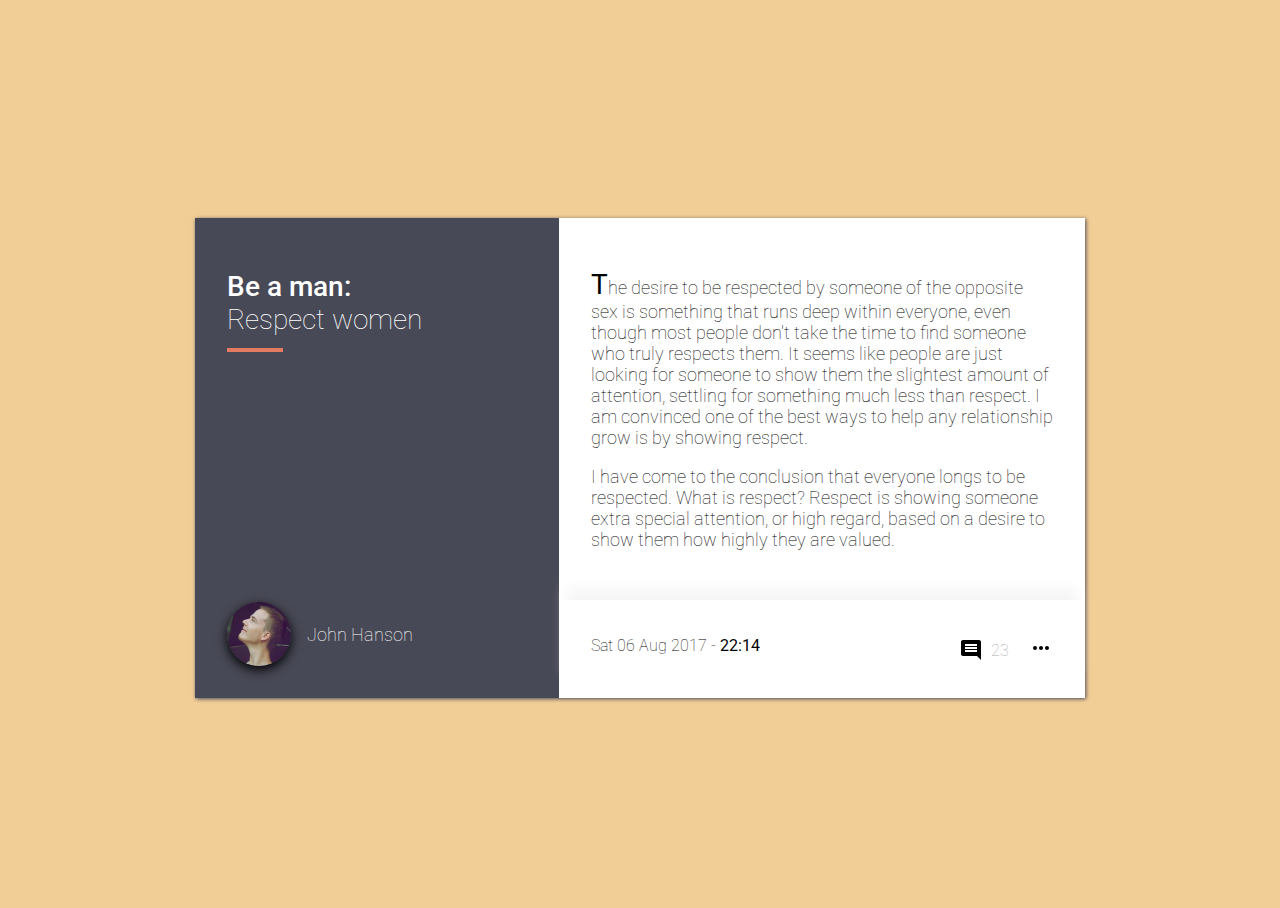
<file: blog-post/index.html>
<!DOCTYPE html>
<html lang="en">
  <head>
    <meta charset="UTF-8" />
    <meta name="viewport" content="width=device-width, initial-scale=1.0" />
    <meta http-equiv="X-UA-Compatible" content="ie=edge" />
    <title>Loop 1 - Step 7</title>
    <link
      href="https://fonts.googleapis.com/css?family=Roboto:300,400,500,700"
      rel="stylesheet"
    />
    <link rel="stylesheet" href="./styles.css" />
  </head>
  <body>
    <div class="card">
      <div class="card__left">
        <div class="card__title">
          <div class="card__main-title">Be a man:</div>
          <div class="card__sub-title">Respect women</div>
        </div>
        <div class="card__profile">
          <img class="card__profile-avatar" src="img/avatar.jpg" alt="" />
          <span class="card__profile-name">John Hanson</span>
        </div>
      </div>
      <div class="card__right">
        <div class="card__paragraphs">
          <p class="card__paragraph">
            The desire to be respected by someone of the opposite sex is
            something that runs deep within everyone, even though most people
            don't take the time to find someone who truly respects them. It
            seems like people are just looking for someone to show them the
            slightest amount of attention, settling for something much less than
            respect. I am convinced one of the best ways to help any
            relationship grow is by showing respect.
          </p>
          <p class="card__paragraph">
            I have come to the conclusion that everyone longs to be respected.
            What is respect? Respect is showing someone extra special attention,
            or high regard, based on a desire to show them how highly they are
            valued.
          </p>
        </div>
        <div class="card__metadata">
          <div class="card__timestamp">Sat 06 Aug 2017 - <b>22:14</b></div>
          <div class="card__other">
            <div class="card__comments">
              <img src="img/comment.svg" alt="comment" />
              <span class="card__comment-number">23</span>
            </div>
            <div class="card__more">
              <img src="img/more.svg" alt="more" />
            </div>
          </div>
        </div>
      </div>
    </div>
  </body>
</html>
</file>
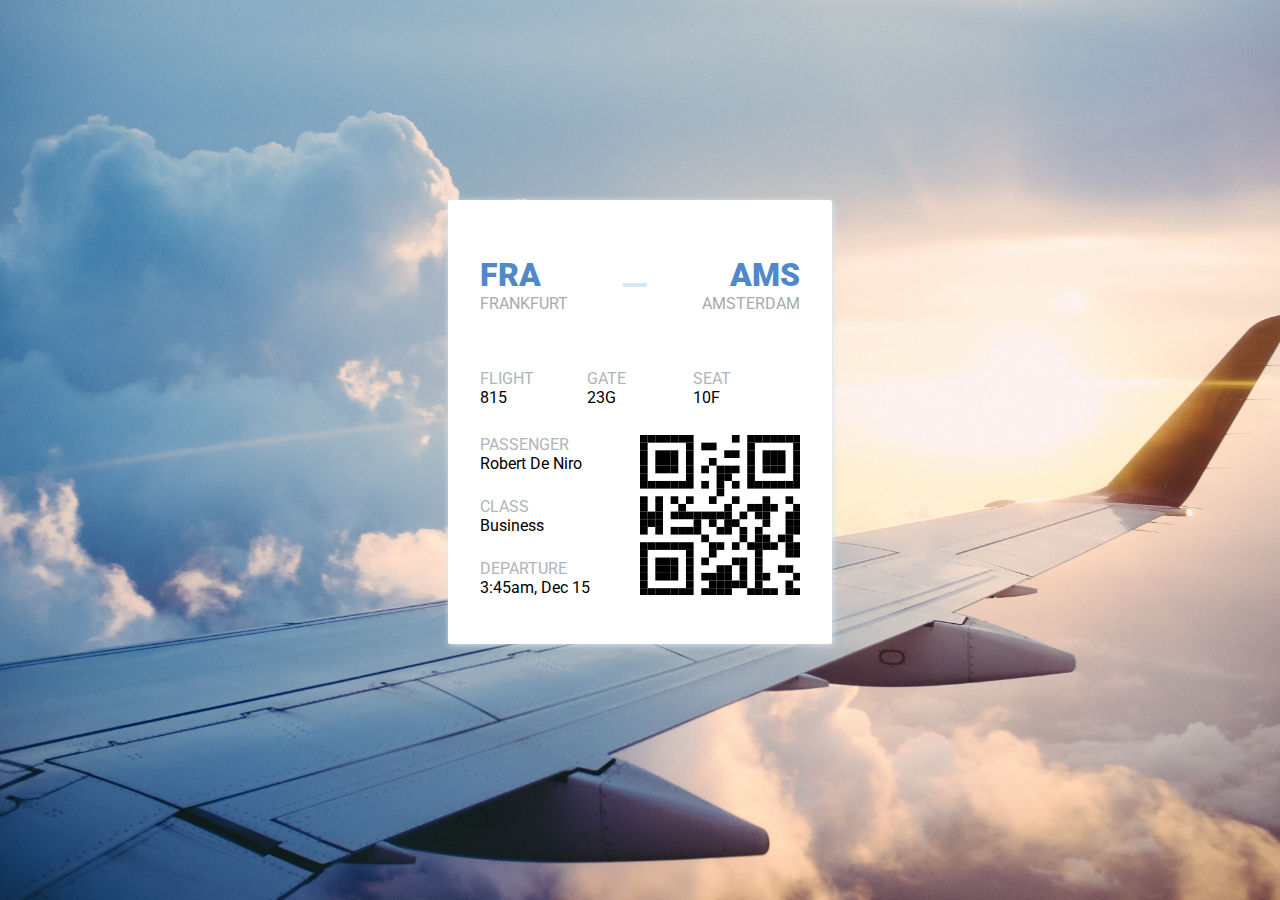
<file: boarding-pass/index.html>
<!DOCTYPE html>
<html lang="en">
  <head>
    <meta charset="UTF-8" />
    <meta name="viewport" content="width=device-width, initial-scale=1.0" />
    <meta http-equiv="X-UA-Compatible" content="ie=edge" />
    <title>Loop 1 - Step 5</title>
    <link
      href="https://fonts.googleapis.com/css?family=Roboto:400,500,700"
      rel="stylesheet"
    />
    <link
      href="https://fonts.googleapis.com/css?family=Prompt:900"
      rel="stylesheet"
    />
    <link rel="stylesheet" href="./styles.css" />
  </head>
  <body>
    <div class="card">
      <div class="card__destination">
        <div class="card__from">
          <div class="card__code">FRA</div>
          <div class="card__location">Frankfurt</div>
        </div>
        <div class="card__dash"></div>
        <div class="card__to">
          <div class="card__code">AMS</div>
          <div class="card__location">Amsterdam</div>
        </div>
      </div>
      <div class="card__details">
        <div class="card__row">
          <div class="card__column">
            <div class="card__label">Flight</div>
            <div class="card__value">815</div>
          </div>
          <div class="card__column">
            <div class="card__label">Gate</div>
            <div class="card__value">23G</div>
          </div>
          <div class="card__column">
            <div class="card__label">Seat</div>
            <div class="card__value">10F</div>
          </div>
        </div>
        <div class="card__row">
          <div class="card__column">
            <div class="card__item">
              <div class="card__label">Passenger</div>
              <div class="card__value">Robert De Niro</div>
            </div>
            <div class="card__item">
              <div class="card__label">Class</div>
              <div class="card__value">Business</div>
            </div>
            <div class="card__item">
              <div class="card__label">Departure</div>
              <div class="card__value">3:45am, Dec 15</div>
            </div>
          </div>
          <div class="card__column">
            <img src="img/qr.svg" alt="" class="card__qr" />
          </div>
        </div>
      </div>
    </div>
  </body>
</html>
</file>
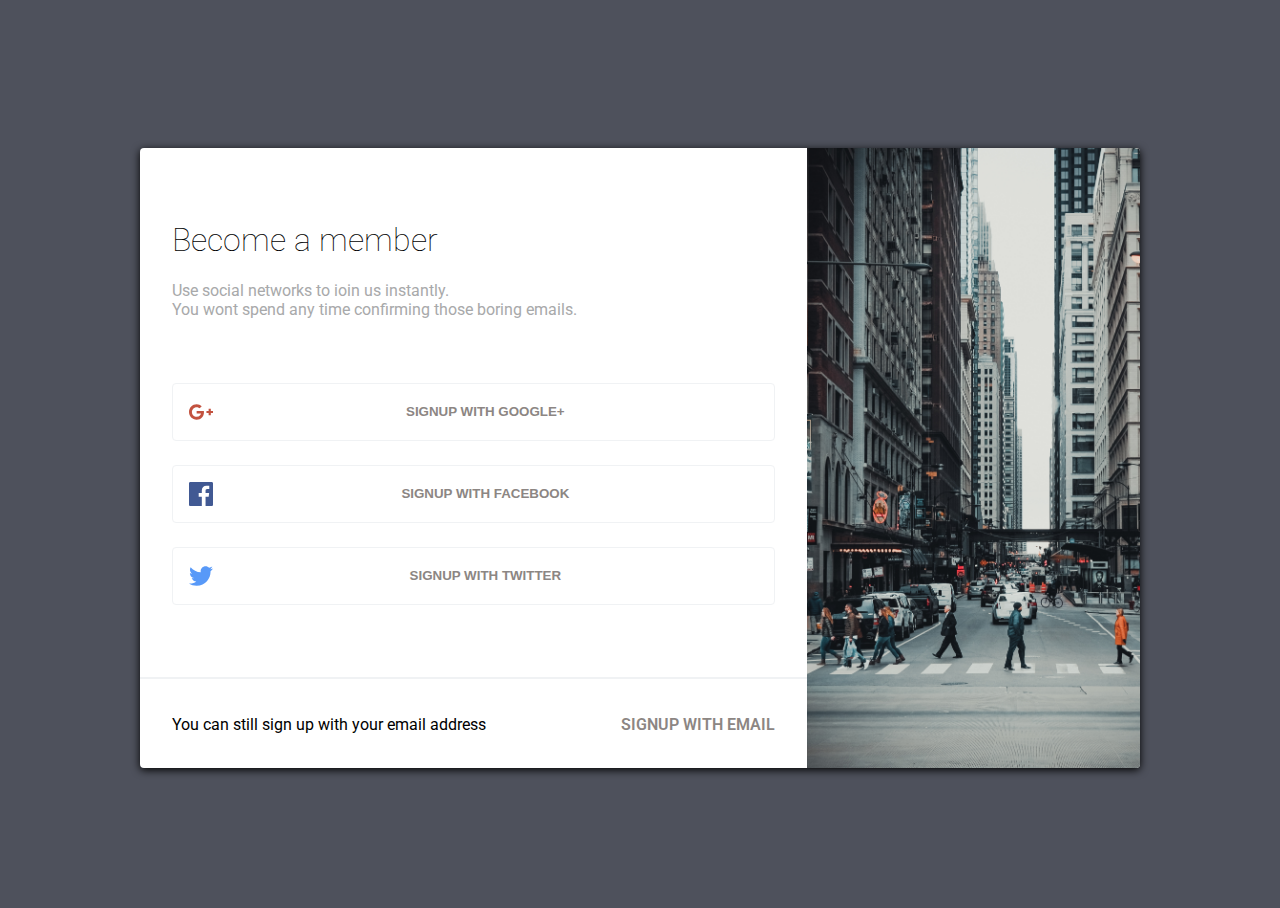
<file: login-screen/index.html>
<!DOCTYPE html>
<html lang="en">
  <head>
    <meta charset="UTF-8" />
    <meta name="viewport" content="width=device-width, initial-scale=1.0" />
    <meta http-equiv="X-UA-Compatible" content="ie=edge" />
    <title>Loop 1 - Step 6</title>
    <link
      href="https://fonts.googleapis.com/css?family=Roboto:300,400,500,700"
      rel="stylesheet"
    />
    <link rel="stylesheet" href="./styles.css" />
  </head>
  <body>
    <div class="container">
      <div class="container__left">
        <div class="header container__header">
          <h1 class="header__label">Become a member</h1>
          <div class="header__info">
            Use social networks to ioin us instantly.
          </div>
          <div class="header__info">
            You wont spend any time confirming those boring emails.
          </div>
        </div>
        <form class="signup-form" action="#">
          <button class="signup-form__button">
            <img
              class="signup-form__button-icon"
              src="img/googleplus.svg"
              alt="googleplus"
            />
            <span class="signup-form__button-label">Signup with Google+</span>
          </button>
          <button class="signup-form__button">
            <img
              class="signup-form__button-icon"
              src="img/facebook.svg"
              alt="facebook"
            />
            <span class="signup-form__button-label">Signup with Facebook</span>
          </button>
          <button class="signup-form__button">
            <img
              class="signup-form__button-icon"
              src="img/twitter.svg"
              alt="twitter"
            />
            <span class="signup-form__button-label">Signup with Twitter</span>
          </button>
          <div class="signup-form__divider"></div>
          <div class="signup-form__email">
            <span class="signup-form__email-text"
              >You can still sign up with your email address</span
            >
            <a class="signup-form__email-link" href="#">Signup with email</a>
          </div>
        </form>
      </div>
      <div class="container__right"></div>
    </div>
  </body>
</html>
</file>
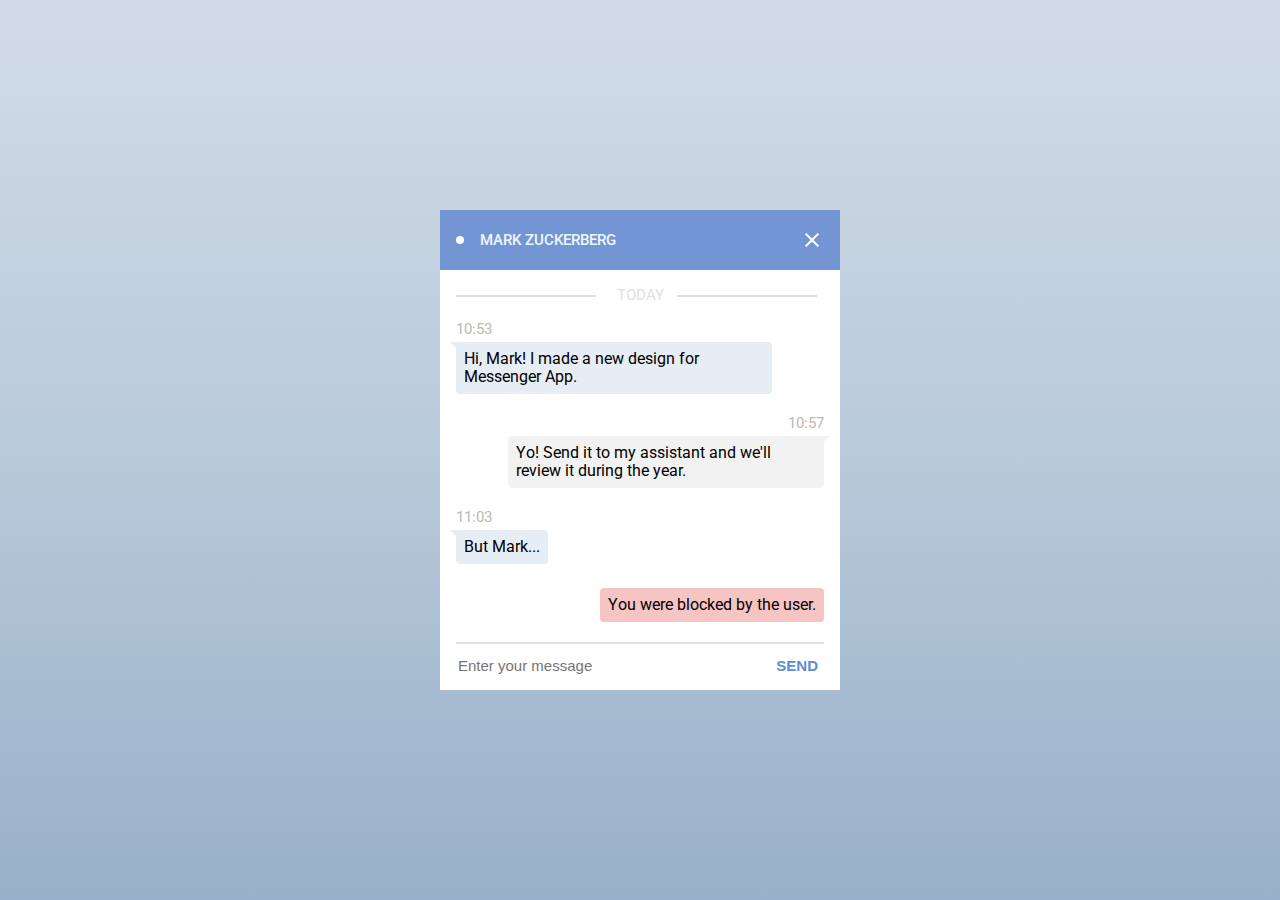
<file: messenger/index.html>
<!DOCTYPE html>
<html lang="en">
  <head>
    <meta charset="UTF-8" />
    <meta name="viewport" content="width=device-width, initial-scale=1.0" />
    <meta http-equiv="X-UA-Compatible" content="ie=edge" />
    <title>Loop 1 - Step 4</title>
    <link
      href="https://fonts.googleapis.com/css?family=Roboto:400,500,700"
      rel="stylesheet"
    />
    <link rel="stylesheet" href="./styles.css" />
  </head>
  <body>
    <div class="root">
      <div class="card">
        <div class="card__header">
          <span class="card__status"></span>
          <span class="card__username">Mark Zuckerberg</span>
          <img class="card__close-icon" src="img/close.svg" alt="close" />
        </div>
        <div class="card__body">
          <div class="card__block">
            <div class="card__today">
              <span class="card__today-label">Today</span>
            </div>
            <div class="sender card__item">
              <span class="card__timestamp">10:53</span>
              <span class="card__message">
                Hi, Mark! I made a new design for Messenger App.
              </span>
            </div>
            <div class="receiver card__item">
              <span class="card__timestamp">10:57</span>
              <span class="card__message">
                Yo! Send it to my assistant and we'll review it during the year.
              </span>
            </div>
            <div class="sender card__item">
              <span class="card__timestamp">11:03</span>
              <span class="card__message">But Mark...</span>
            </div>
            <div class="receiver blocked card__item">
              <span class="card__message">You were blocked by the user.</span>
            </div>
          </div>
        </div>
        <div class="card__footer">
          <input
            class="card__input"
            type="text"
            placeholder="Enter your message"
          />
          <button class="card__send">Send</button>
        </div>
      </div>
    </div>
  </body>
</html>
</file>
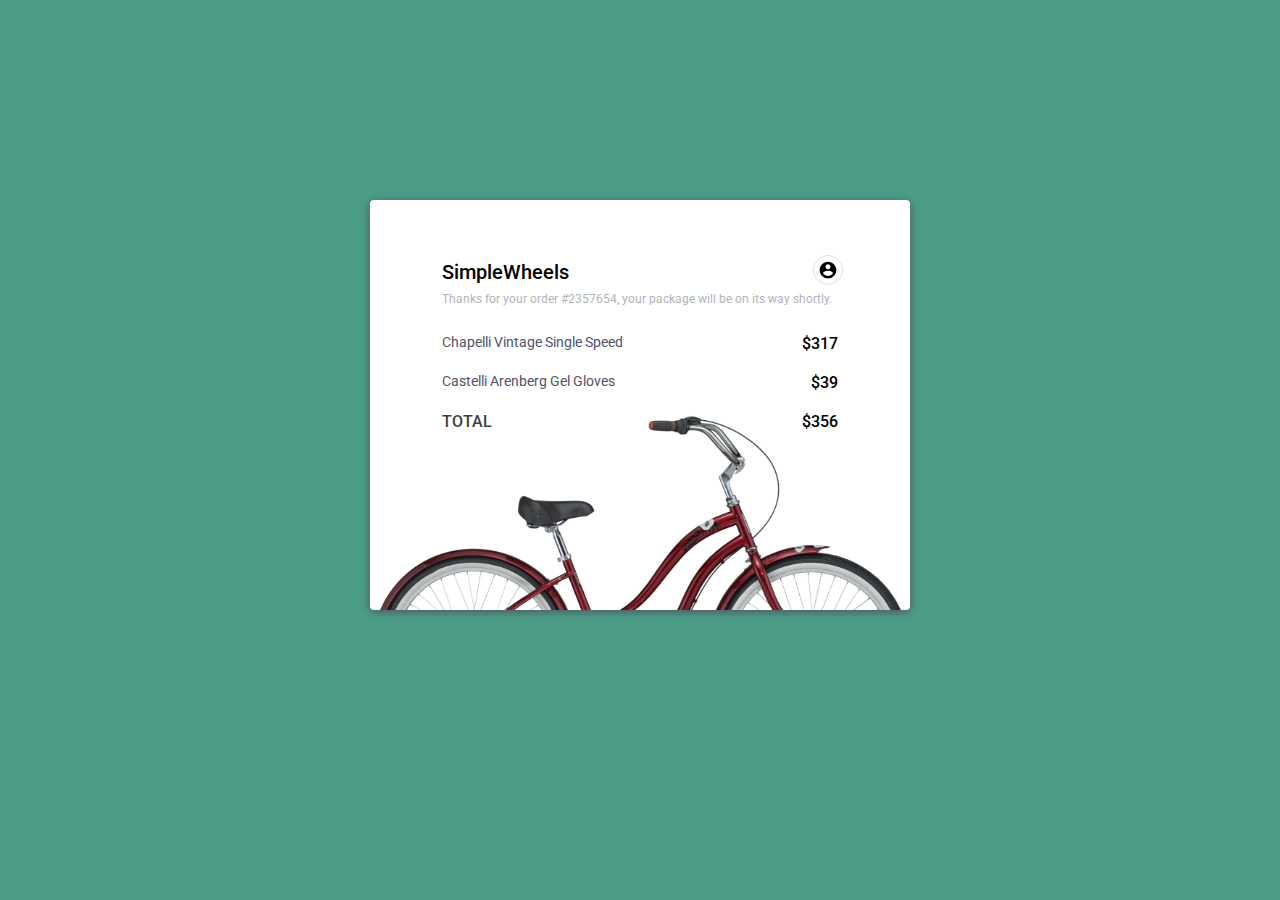
<file: order-confirmation/index.html>
<!DOCTYPE html>
<html lang="en">
  <head>
    <meta charset="UTF-8" />
    <meta name="viewport" content="width=device-width, initial-scale=1.0" />
    <meta http-equiv="X-UA-Compatible" content="ie=edge" />
    <title>Loop 1 - Step 3</title>
    <link
      href="https://fonts.googleapis.com/css?family=Roboto:400,500,700"
      rel="stylesheet"
    />
    <link rel="stylesheet" href="./styles.css" />
  </head>
  <body>
    <div class="card">
      <div class="invoice">
        <div class="header">
          <div class="header__title">SimpleWheels</div>
          <img class="header__icon" src="img/account.svg" alt="account" />
        </div>
        <div class="invoice__message">
          Thanks for your order #2357654, your package will be on its way
          shortly.
        </div>
        <div class="item">
          <div class="item__label">Chapelli Vintage Single Speed</div>
          <div class="item__price">$317</div>
        </div>
        <div class="item">
          <div class="item__label">Castelli Arenberg Gel Gloves</div>
          <div class="item__price">$39</div>
        </div>
        <div class="total">
          <div class="total__label">Total</div>
          <div class="total__price">$356</div>
        </div>
      </div>
      <img class="card-background" src="img/bicycle.png" alt="bicycle" />
    </div>
  </body>
</html>
</file>
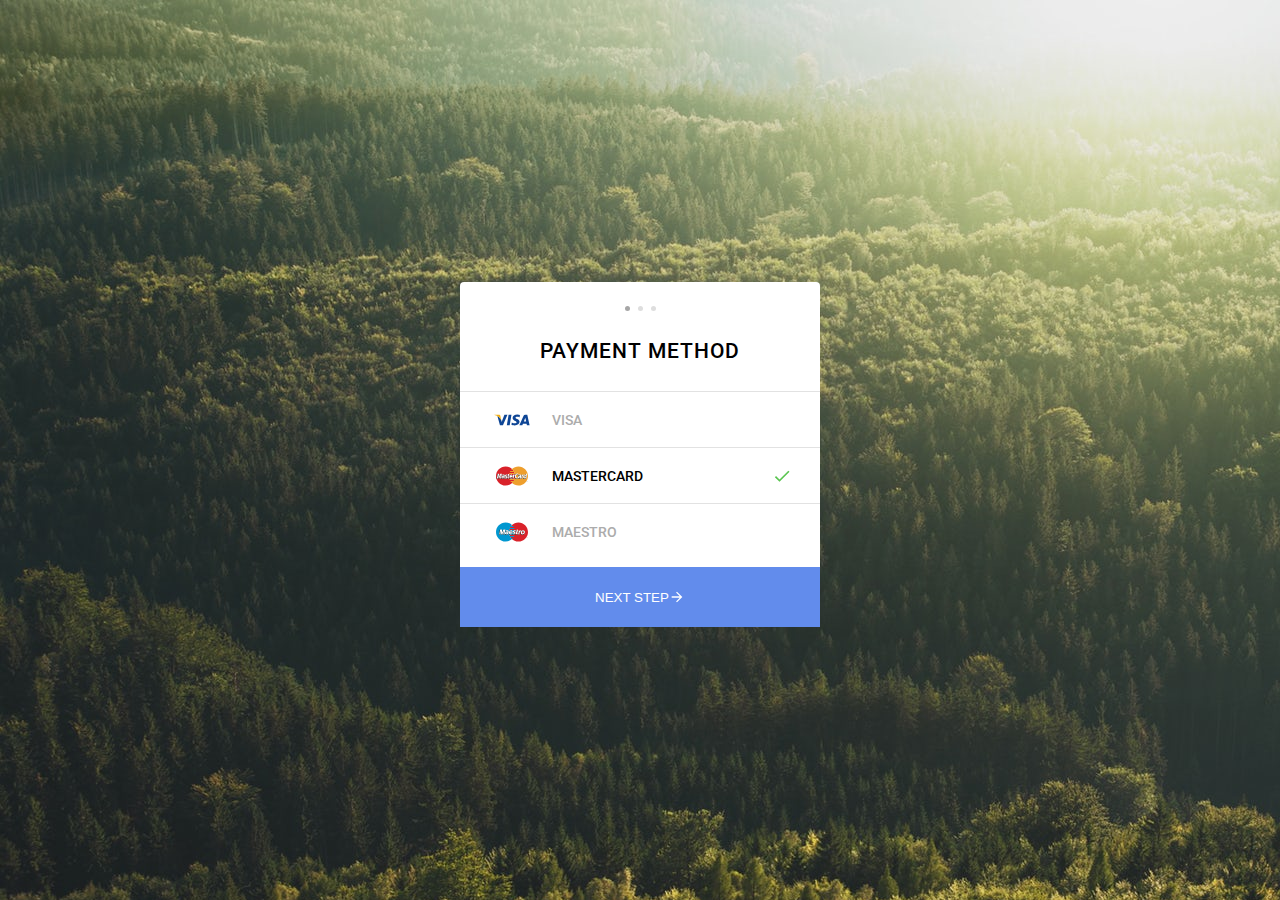
<file: payment-screen/index.html>
<!DOCTYPE html>
<html lang="en">
  <head>
    <meta charset="UTF-8" />
    <meta name="viewport" content="width=device-width, initial-scale=1.0" />
    <meta http-equiv="X-UA-Compatible" content="ie=edge" />
    <title>Loop 1 - Step 2</title>
    <link
      href="https://fonts.googleapis.com/css?family=Roboto:400,500,700"
      rel="stylesheet"
    />
    <link rel="stylesheet" href="./styles.css" />
  </head>
  <body>
    <div class="root">
      <div class="dots">
        <span class="dot dot_active"></span>
        <span class="dot"></span>
        <span class="dot"></span>
      </div>
      <div class="header">Payment Method</div>
      <div class="item">
        <img class="item__logo" src="img/visa.svg" alt="visa" />
        <div class="item__label">Visa</div>
        <img class="item__status" src="img/check.svg" alt="check" />
      </div>
      <div class="item">
        <img class="item__logo" src="img/mastercard.svg" alt="mastercard" />
        <div class="item__label item__label_active">Mastercard</div>
        <img
          class="item__status item__status_active"
          src="img/check.svg"
          alt="check"
        />
      </div>
      <div class="item">
        <img class="item__logo" src="img/maestro.svg" alt="maestro" />
        <div class="item__label">Maestro</div>
        <img class="item__status" src="img/check.svg" alt="check" />
      </div>
      <button class="primary-button">
        <div class="primary-button__label">Next Step</div>
        <img class="primary-button__icon" src="img/arrow.svg" alt="check" />
      </button>
    </div>
  </body>
</html>
</file>
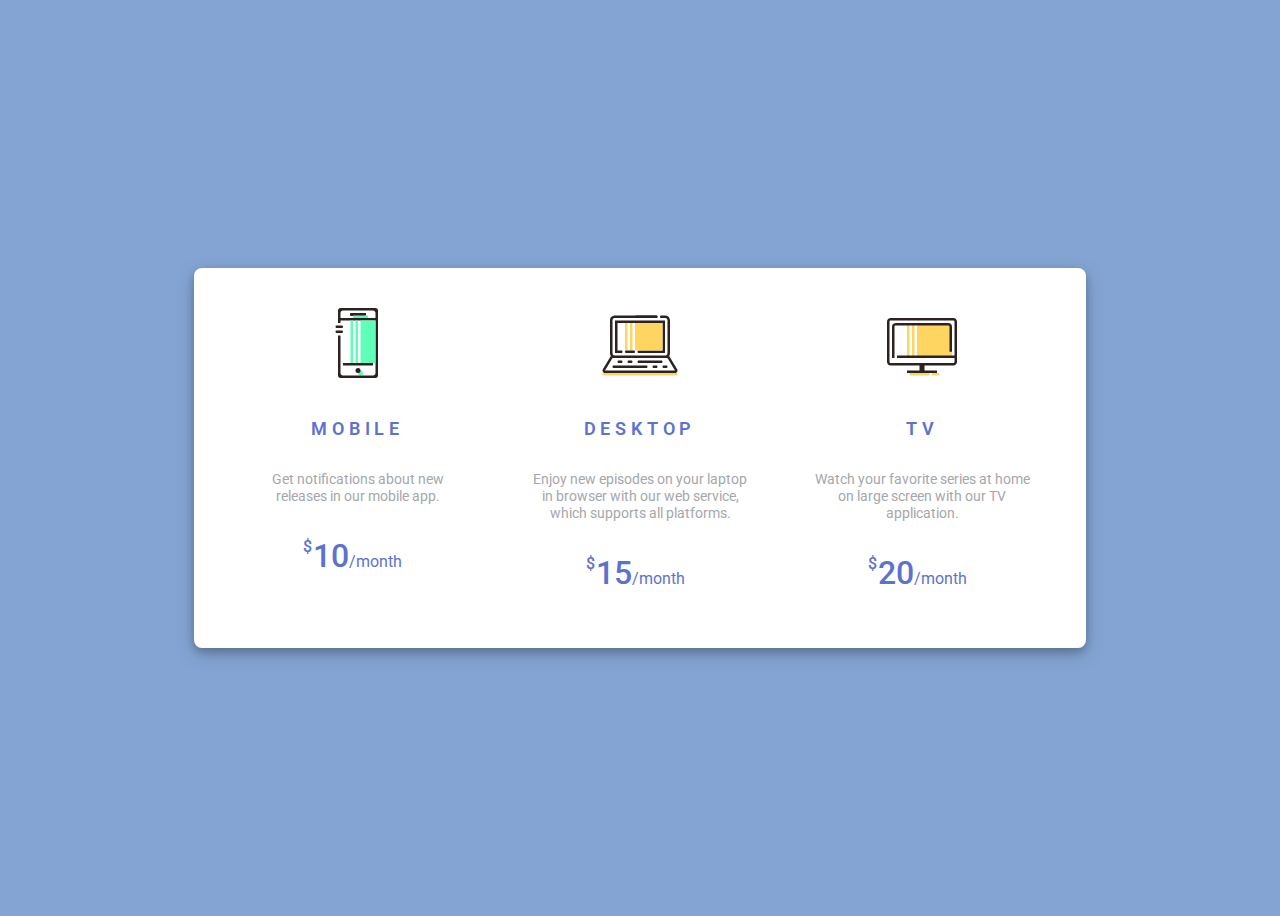
<file: pricing-plan/index.html>
<!DOCTYPE html>
<html lang="en">
  <head>
    <meta charset="UTF-8" />
    <meta name="viewport" content="width=device-width, initial-scale=1.0" />
    <meta http-equiv="X-UA-Compatible" content="ie=edge" />
    <title>Loop 1 - Step 1</title>
    <link
      href="https://fonts.googleapis.com/css?family=Roboto:400,500,700"
      rel="stylesheet"
    />
    <link rel="stylesheet" href="./styles.css" />
  </head>
  <body>
    <div class="pricing-plan__container">
      <div class="pricing-plan__item">
        <img class="pricing-plan__item-image" src="img/device.svg" />
        <div class="pricing-plan__item-label">Mobile</div>
        <p class="pricing-plan__item-description">
          Get notifications about new releases in our mobile app.
        </p>
        <div class="pricing-plan__item-price"><span>10</span>/month</div>
      </div>
      <div class="pricing-plan__item">
        <img class="pricing-plan__item-image" src="img/laptop.svg" />
        <div class="pricing-plan__item-label">Desktop</div>
        <p class="pricing-plan__item-description">
          Enjoy new episodes on your laptop in browser with our web service,
          which supports all platforms.
        </p>
        <div class="pricing-plan__item-price"><span>15</span>/month</div>
      </div>
      <div class="pricing-plan__item">
        <img class="pricing-plan__item-image" src="img/monitor.svg" />
        <div class="pricing-plan__item-label">TV</div>
        <p class="pricing-plan__item-description">
          Watch your favorite series at home on large screen with our TV
          application.
        </p>
        <div class="pricing-plan__item-price"><span>20</span>/month</div>
      </div>
    </div>
  </body>
</html>
</file>
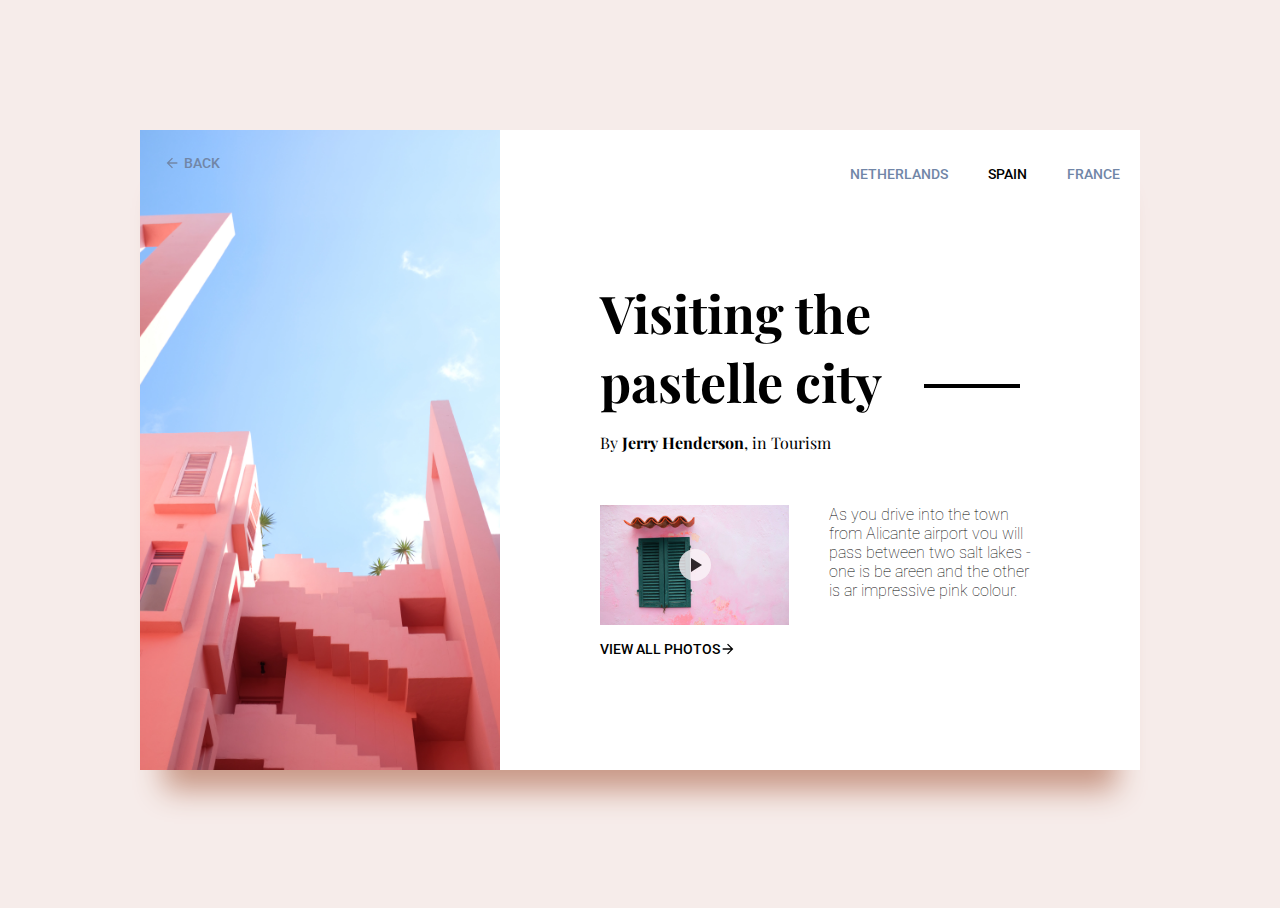
<file: travel-guide/index.html>
<!DOCTYPE html>
<html lang="en">
  <head>
    <meta charset="UTF-8" />
    <meta name="viewport" content="width=device-width, initial-scale=1.0" />
    <meta http-equiv="X-UA-Compatible" content="ie=edge" />
    <title>Loop 1 - Step 8</title>
    <link
      href="https://fonts.googleapis.com/css?family=Roboto:300,400,500,700"
      rel="stylesheet"
    />
    <link
      href="https://fonts.googleapis.com/css?family=Playfair+Display"
      rel="stylesheet"
    />
    <link rel="stylesheet" href="./styles.css" />
  </head>
  <body>
    <!--
    Hope you noticed there is another font added so don't get confused once you see it in the design :)
  -->
    <div class="card">
      <div class="card__left">
        <div class="card__back">
          <svg
            class="card__back-icon"
            fill="#000000"
            height="24"
            viewBox="0 0 24 24"
            width="24"
            xmlns="http://www.w3.org/2000/svg"
          >
            <path d="M0 0h24v24H0z" fill="none" />
            <path
              d="M20 11H7.83l5.59-5.59L12 4l-8 8 8 8 1.41-1.41L7.83 13H20v-2z"
            />
          </svg>
          <span class="card__back-label">Back</span>
        </div>
      </div>
      <div class="card__right">
        <div class="card__nav">
          <span class="card__nav-item">Netherlands</span>
          <span class="card__nav-item card__nav-item--selected">Spain</span>
          <span class="card__nav-item">France</span>
        </div>
        <div class="card__article">
          <h1 class="card__title">Visiting the pastelle city</h1>
          <div class="card__author">By <b>Jerry Henderson</b>, in Tourism</div>
          <div class="card__content">
            <div class="card__video">
              <img
                class="card__video-preview"
                src="img/preview.jpg"
                alt="preview"
              />
              <div class="card__video-play">
                <img src="img/play.svg" alt="play" />
              </div>
              <div class="card__view-all">
                <span class="card__forward-label">View All Photos</span>
                <img
                  class="card__forward-icon"
                  src="img/arrow-forward.svg"
                  alt="arrow-forward"
                />
              </div>
            </div>
            <p class="card__paragraph">
              As you drive into the town from Alicante airport vou will pass
              between two salt lakes - one is be areen and the other is ar
              impressive pink colour.
            </p>
          </div>
        </div>
      </div>
    </div>
  </body>
</html>
</file>
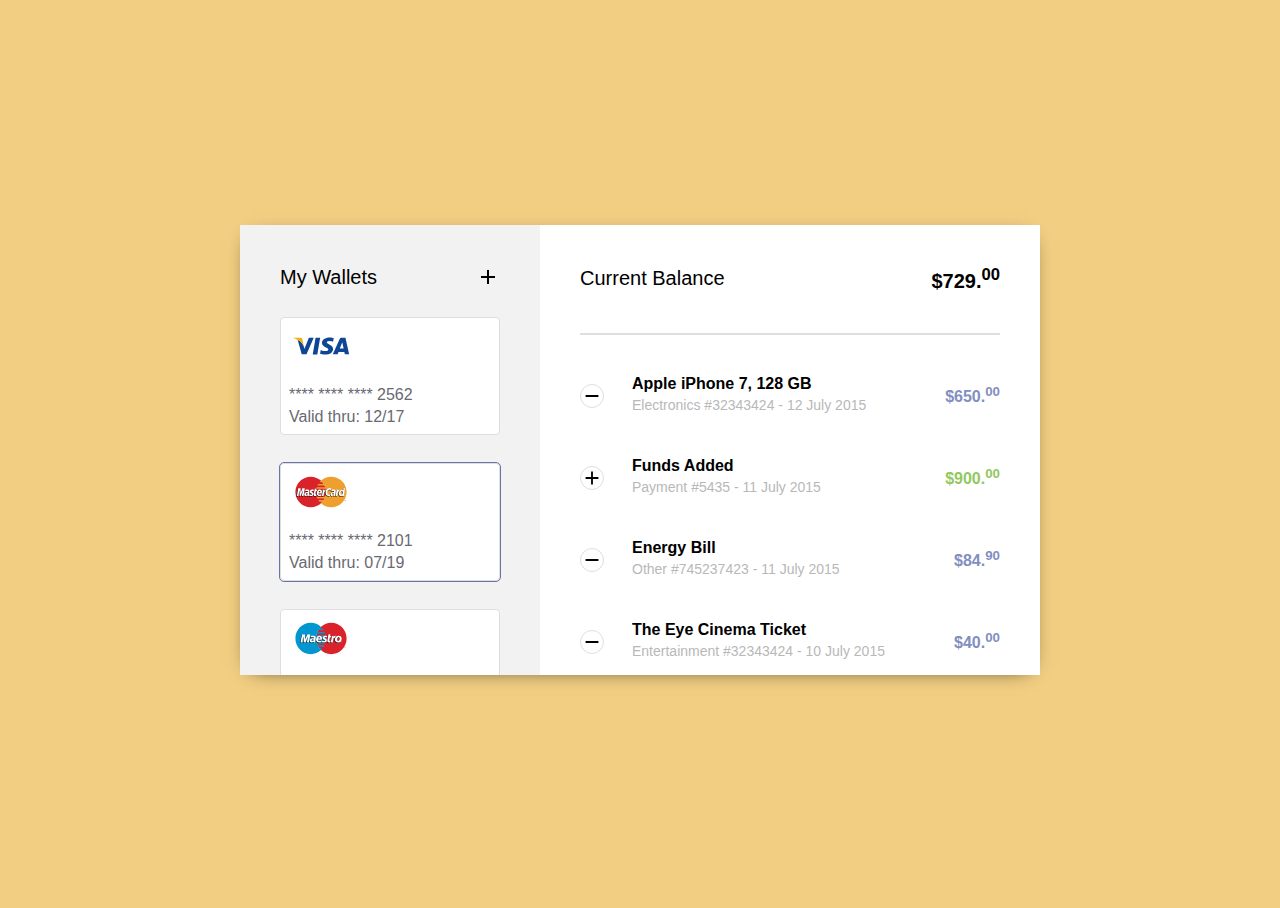
<file: wallets/index.html>
<!DOCTYPE html>
<html lang="en">
  <head>
    <meta charset="UTF-8" />
    <meta name="viewport" content="width=device-width, initial-scale=1.0" />
    <meta http-equiv="X-UA-Compatible" content="ie=edge" />
    <title>Loop 1 - Step 9</title>
    <link
      href="https://fonts.googleapis.com/css?family=Roboto:300,400,500,700"
      rel="stylesheet"
    />
    <link rel="stylesheet" href="./styles.css" />
  </head>
  <body>
    <div class="card">
      <div class="card__wallets">
        <div class="card__wallets-header">
          <span class="card__wallets-label">My Wallets</span>
          <img class="card__wallets-add-icon" src="img/plus.svg" alt="plus" />
        </div>
        <div class="card__wallet-list">
          <div class="card__wallet">
            <img class="card__wallet-icon" src="img/visa.svg" alt="visa" />
            <div class="card__wallet-number">**** **** **** 2562</div>
            <div class="card__wallet-expiration">Valid thru: 12/17</div>
          </div>
          <div class="card__wallet card__wallet_selected">
            <img
              class="card__wallet-icon"
              src="img/mastercard.svg"
              alt="visa"
            />
            <div class="card__wallet-number">**** **** **** 2101</div>
            <div class="card__wallet-expiration">Valid thru: 07/19</div>
          </div>
          <div class="card__wallet">
            <img class="card__wallet-icon" src="img/maestro.svg" alt="visa" />
            <div class="card__wallet-number">**** **** **** 8335</div>
            <div class="card__wallet-expiration">Valid thru: 09/17</div>
          </div>
        </div>
      </div>
      <div class="card__transactions">
        <div class="current-balance">
          <span class="card__current-balance-label">Current Balance</span>
          <span class="card__current-balance-amount">$729.<sup>00</sup></span>
        </div>
        <hr class="card__divider" />
        <div class="card__transaction-list">
          <div class="card__transaction">
            <img class="card__transaction-icon" src="img/minus.svg" alt="" />
            <div class="card__transaction-details">
              <div class="card__transaction-name">Apple iPhone 7, 128 GB</div>
              <div class="card__transaction-date">
                Electronics #32343424 - 12 July 2015
              </div>
            </div>
            <div
              class="card__transaction-amount card__transaction-amount_removed"
            >
              $650.<sup>00</sup>
            </div>
          </div>
          <div class="card__transaction">
            <img class="card__transaction-icon" src="img/plus.svg" alt="" />
            <div class="card__transaction-details">
              <div class="card__transaction-name">Funds Added</div>
              <div class="card__transaction-date">
                Payment #5435 - 11 July 2015
              </div>
            </div>
            <div
              class="card__transaction-amount card__transaction-amount_added"
            >
              $900.<sup>00</sup>
            </div>
          </div>
          <div class="card__transaction">
            <img class="card__transaction-icon" src="img/minus.svg" alt="" />
            <div class="card__transaction-details">
              <div class="card__transaction-name">Energy Bill</div>
              <div class="card__transaction-date">
                Other #745237423 - 11 July 2015
              </div>
            </div>
            <div
              class="card__transaction-amount card__transaction-amount_removed"
            >
              $84.<sup>90</sup>
            </div>
          </div>
          <div class="card__transaction">
            <img class="card__transaction-icon" src="img/minus.svg" alt="" />
            <div class="card__transaction-details">
              <div class="card__transaction-name">The Eye Cinema Ticket</div>
              <div class="card__transaction-date">
                Entertainment #32343424 - 10 July 2015
              </div>
            </div>
            <div
              class="card__transaction-amount card__transaction-amount_removed"
            >
              $40.<sup>00</sup>
            </div>
          </div>
          <div class="card__transaction">
            <img class="card__transaction-icon" src="img/minus.svg" alt="" />
            <div class="card__transaction-details">
              <div class="card__transaction-name">McFood Restaurant</div>
              <div class="card__transaction-date">
                Cafes #32448 - 10 July 2015
              </div>
            </div>
            <div
              class="card__transaction-amount card__transaction-amount_removed"
            >
              $10.<sup>50</sup>
            </div>
          </div>
          <div class="card__transaction">
            <img class="card__transaction-icon" src="img/minus.svg" alt="" />
            <div class="card__transaction-details">
              <div class="card__transaction-name">Gas Station</div>
              <div class="card__transaction-date">
                Other #2138453 - 10 July 2015
              </div>
            </div>
            <div
              class="card__transaction-amount card__transaction-amount_removed"
            >
              $30.<sup>00</sup>
            </div>
          </div>
        </div>
      </div>
    </div>
  </body>
</html>
</file>
<file: blog-post/styles.css>
html {
  height: 100%;
}

body {
  display: flex;
  align-items: center;
  justify-content: center;
  background: #f2ce97;
  font-family: 'Roboto', sans-serif;
  font-weight: 100;
  height: 100%;
}

.card {
  display: flex;
  width: 890px;
  height: 480px;
  background: #ffffff;
  box-shadow: 1px 1px 4px #484956;
}

.card__left {
  background: #484956;
  color: #ffffff;
  padding: 32px;
  min-width: 300px;
  display: flex;
  flex-direction: column;
  justify-content: space-between;
}

.card__title {
  position: relative;
  font-size: 28px;
  margin: 20px 0;
}

.card__title::after {
  content: '';
  position: absolute;
  margin-top: 12px;
  width: 56px;
  height: 4px;
  background: #e37b62;
}

.card__main-title {
  font-weight: 500;
}

.card__paragraphs {
  padding: 32px;
}

.card__profile {
  display: flex;
  align-items: center;
}

.card__profile-avatar {
  border-radius: 50%;
  height: 64px;
  width: 64px;
  box-shadow: 0 4px 12px #000000;
}

.card__profile-name {
  font-size: 18px;
  margin: 0 16px;
}

.card__paragraph {
  font-size: 18px;
}

.card__paragraph:first-child::first-letter {
  font-size: 28px;
  font-weight: 400;
}

.card__metadata {
  display: flex;
  padding: 36px 32px;
  box-shadow: 0px -20px 12px -8px #f6f6f7;
}

.card__timestamp {
  flex: 1;
}

.card__comments {
  display: flex;
  align-items: center;
  margin: 0 20px;
}

.card__comment-number {
  color: #aaabb2;
  margin-left: 8px;
}

.card__other {
  display: flex;
  align-items: center;
}
</file>
<file: boarding-pass/styles.css>
html {
  background: url('img/background.jpg') no-repeat center center fixed;
  background-size: cover;
  min-height: 100%;
  box-sizing: border-box;
  font-family: Roboto;
}

body {
  min-height: 100%;
}

.card {
  max-width: 320px;
  height: 380px;
  background: #FFFFFF;
  margin: 200px auto;
  padding: 32px;
  border-radius: 2px;
  box-shadow: 1px 1px 6px #D7E6F3;
}

.card__to > .card__code {
  display: flex;
  justify-content: flex-end;
}

.card__destination {
  display: flex;
  align-items: center;
  justify-content: space-between;
  margin: 24px 0 56px 0;
}

.card__code {
  color: #5088CA;
  font-weight: 1000;
  font-size: 32px;
}

.card__location {
  text-transform: uppercase;
  color: #A9A9AC;
}

.card__dash {
  height: 4px;
  width: 24px;
  background: #D7E6F3;
}

.card__row {
  display: flex;
  margin-top: 28px;
}

.card__item {
  margin-bottom: 24px;
}

.card__column {
  flex: 1;
}

.card__label {
  text-transform: uppercase;
  color: #AEB4BA;
}

.card__qr {
  height: 160px;
  width: 160px;
}
</file>
<file: login-screen/styles.css>
html {
  height: 100%;
  font-family: Roboto;
}

body {
  background: #4E515C;
  display: flex;
  align-items: center;
  justify-content: center;
  height: 100%;
  overflow: hidden;
}

.container {
  width: 1000px;
  height: 620px;
  background: #FFFFFF;
  border-radius: 4px;
  box-shadow: 0 2px 8px #000000;
  overflow: hidden;
  display: flex;
}

.container__left {
  flex: 2;
  min-width: 600px;
}

.container__header {
  padding: 32px;
}

.header {
  margin: 20px 0;
}

.header__label {
  font-weight: 100;
}

.header__info {
  color: #A8A9AA;
}

.signup-form {
  display: flex;
  flex-direction: column;
}

.signup-form__button {
  display: flex;
  align-items: center;
  background: #FFFFFF;
  border: 1px solid #F0F2F4;
  border-radius: 4px;
  cursor: pointer;
  padding: 16px;
  margin: 12px 32px;
}

.signup-form__button:hover {
  box-shadow: 0px 0px 12px #F0F2F4;
}

.signup-form__button:hover .signup-form__button-label{
  color: #000000;
}

.signup-form__button-icon {
  height: 24px;
  width: 24px;
}

.signup-form__button-label {
  flex: 1;
  text-transform: uppercase;
  color: #8C8683;
  font-weight: 600;
}

.signup-form__divider {
  height: 2px;
  background: #F0F2F4;
  margin-top: 60px;
}

.signup-form__email {
  display: flex;
  margin: 12px 32px;
  padding: 24px 0;
}

.signup-form__email-text {
  flex: 1;
}

.signup-form__email-link {
  text-transform: uppercase;
  text-decoration: none;
  color: #8C8683;
  font-weight: 600;
  cursor: pointer;
}

.signup-form__email-link:hover {
  color: #000000;
}

.container__right {
  flex: 1;
  background-image: url('img/side.jpg');
  background-size: cover;
}
</file>
<file: messenger/styles.css>
body {
  margin: 0;
  padding: 0;
  box-sizing: border-box;
  font-family: Roboto;
}

.root {
  height: 100vh;
  width: 100vw;
  background: linear-gradient(#D1DCE7, #B9CADA, #98B0C9);
  display: flex;
  align-items: center;
  justify-content: center;
}

.card {
  width: 400px;
  height: 480px;
  background: #FFFFFF;
}

.card__header {
  height: 60px;
  background: #7495D3;
  display: flex;
  align-items: center;
  padding: 0 16px;
}

.card__status {
  width: 8px;
  height: 8px;
  border-radius: 50%;
  background: #FFFFFF;
}

.card__username {
  flex: 1;
  text-transform: uppercase;
  color: #EDF7FF;
  margin: 0 16px;
  font-weight: 500;
  font-size: 15px;
}

.card__close-icon {
  color: #D7E1F3;
  cursor: pointer;
}

.card__body {
  padding: 16px 16px 8px 16px;
}

.card__block {
  border-bottom: 2px solid #DFDFDF;
}

.card__today {
  position: relative;
  display: flex;
  justify-content: center;
}

.card__today::before {
  content: '';
  position: absolute;
  top: 50%;
  left: 0;
  width: 140px;
  border-bottom: 2px solid #DFDFDF;
}

.card__today::after {
  content: '';
  position: absolute;
  top: 50%;
  left: 60%;
  width: 140px;
  border-bottom: 2px solid #DFDFDF;
}

.card__today-label {
  background: #FFFFFF;
  color: #DFDFDF;
  z-index: 1;
  text-transform: uppercase;
  font-size: 15px;
}

.card__item {
  display: flex;
  flex-direction: column;
  margin: 16px 0;
}

.card__timestamp {
  color: #BDB7B2;
  font-size: 15px;
}

.card__message {
  color: #000000;
  border-radius: 4px;
  max-width: 300px;
  padding: 8px;
  width: fit-content;
  margin: 4px 0;
  font-size: 15.5px;
  position: relative;
}

.sender > .card__message {
  background: #E7EDF5;
}

.sender>.card__message::after {
  content: '';
  position: absolute;
  left: 14px;
  top: 10px;
  width: 0;
  height: 0;
  border: 8px solid transparent;
  border-right-color: #E7EDF5;
  border-left: 0;
  border-top: 0;
  margin-top: -10px;
  margin-left: -20px;
}

.receiver {
  align-content: flex-end;
  flex-wrap: wrap;
}

.receiver > .card__timestamp {
  text-align: end;
}

.receiver > .card__message {
  background: #F2F2F2;
}

.receiver > .card__message::after {
  content: '';
  position: absolute;
  right: 0;
  top: 10px;
  width: 0;
  height: 0;
  border: 8px solid transparent;
  border-left-color: #F2F2F2;
  border-right: 0;
  border-top: 0;
  margin-top: -10px;
  margin-right: -6px;
}

.receiver.blocked > .card__message {
  background: #F6C4C3;
}

.receiver.blocked > .card__message::after {
  border: 0;
  margin: 0;
}

.card__footer {
  padding: 4px 16px;
  display: flex;
}

.card__input {
  border: 0;
  outline: none;
  flex: 1;
  margin-right: 8px;
  font-size: 15px;
}

.card__send {
  background: transparent;
  border: 0;
  text-transform: uppercase;
  color: #5E8BD0;
  font-weight: 600;
  font-size: 15px;
  cursor: pointer;
}
</file>
<file: order-confirmation/styles.css>
body {
  background: #4B9D86;
  font-family: Roboto, sans-serif;
}

.card {
  background: #FFFFFF;
  height: 410px;
  width: 540px;
  border-radius: 4px;
  margin: 200px auto;
  overflow: hidden;
  position: relative;
  box-shadow: 0px 2px 8px #525265;
}

.card-background {
  height: auto;
  width: 540px;
  position: absolute;
  top: 160px;
}

.invoice {
  padding: 60px 72px;
}

.invoice__message {
  font-size: 12px;
  color: #AFB4B9;
  margin: 8px 0 28px 0;
}

.header {
  display: flex;
  justify-content: space-between;
  font-weight: 500;
}

.header__title {
  font-size: 20px;
}

.header__icon {
  border-radius: 50%;
  outline: 1px solid #E2E2E2;
  border-radius: 50%;
  outline-offset: 4px;
  height: 20px;
  width: 20px;
  transition: outline-width 0.1s linear;
}

.header__icon:hover {
  cursor: pointer;
  outline-width: 4px;
  outline-color: #E3E3E3;
}

.item {
  display: flex;
  justify-content: space-between;
  margin: 20px 0;
}

.item__label {
  color: #525267;
  font-size: 14px;
}

.item__price {
  font-weight: 500;
}

.total {
  display: flex;
  justify-content: space-between;
}

.total__label {
  color: #3D403C;
  text-transform: uppercase;
  font-weight: 500;
}

.total__price {
  font-weight: 500;
}
</file>
<file: payment-screen/styles.css>
* {
  margin: 0;
  padding: 0;
  box-sizing: border-box;
} 

html {
  min-height: 100%;
}

body {
  font-family: Roboto, sans-serif;
  background-image: url("img/background.jpg");
  display: flex;
  align-items: center;
  justify-content: center;
  height: 100vh;
}

.root {
  background-color: #FFFFFF;
  width: 360px;
  height: 336px;
  border-radius: 4px;
}

.header {
  text-transform: uppercase;
  font-weight: 500;
  height: 80px;
  display: flex;
  align-items: center;
  justify-content: center;
  font-size: 21px;
  letter-spacing: 1px;
}

.dots {
  display: flex;
  align-items: center;
  justify-content: center;
  margin-top: 24px;
}

.dot {
  height: 5px;
  width: 5px;
  border-radius: 50%;
  display: inline-block;
  background-color: #DEDEDE;
}

.dot:nth-of-type(2n) {
  margin: 0 8px;
}

.dot_active {
  background-color: #A6A6A6;
}

.item {
  flex: 1;
  display: flex;
  align-items: center;
  border-top: 1px solid #E2E2E2;
  padding-left: 32px;
  padding-right: 28px;
  height: 56px;
}

.item:hover {
  background-color: #F9F9F9;
  cursor: pointer;
}

.item__logo {
  width: 40px;
  height: 40px;
}

.item__label {
  flex: 1;
  color: #ACACAC;
  margin-left: 20px;  
  text-transform: uppercase;
  font-weight: 500;
  font-size: 14px;
}

.item__label_active {
  color: #000000;
}

.item__status {
  display: none;
  height: 20px;
  width: 20px;
}

.item__status_active {
  display: block;
}

.primary-button {
  border: 0;
  cursor: pointer;
  display: flex;
  align-items: center;
  justify-content: center;
  background-color: #628CEC;
  height: 60px;
  width: 100%;
  margin-top: 8px;
}

.primary-button:active {
  transform: translateY(-4px);
}

.primary-button__label {
  color: #FFFFFF;
  text-transform: uppercase;
}

.primary-button__icon {
  width: 16px;
  height: 16px;
}
</file>
<file: pricing-plan/styles.css>
body {
  background-color: #84A5D4;
  display: flex;
  justify-content: center;
  align-items: center;
  height: 100vh;
  font-family: Roboto, sans-serif;
}

.pricing-plan__container {
  display: flex;
  background-color: #FFFFFF;
  max-width: 892px;
  height: 380px;
  border-radius: 8px;
  box-shadow: 0 4px 8px 0 rgba(0, 0, 0, 0.2), 0 6px 20px 0 rgba(0, 0, 0, 0.19);
}

.pricing-plan__item {
  display: flex;
  flex-direction: column;
  align-items: center;
  margin: 1.4rem 0;
  padding: 0.8rem 1.8rem;
  flex: 1;
  cursor: pointer;
  border-radius: 8px;
}

.pricing-plan__item:first-of-type {
  margin-left: 1.4rem;
}

.pricing-plan__item:last-of-type {
  margin-right: 1.4rem;
}

.pricing-plan__item:hover {
  background-color: #F7F7F7;
}

.pricing-plan__item-image {
  height: 5rem;
  width: 5rem;
}

.pricing-plan__item-label {
  text-transform: uppercase;
  font-weight: 600;
  color: #5C72CF;
  margin-top: 36px;
  letter-spacing: 0.3rem;
  font-size: 1.1rem;
}

.pricing-plan__item-description {
  color: #A5A7AB;
  text-align: center;
  font-size: 0.9rem;
  margin: 2rem 0;
}

.pricing-plan__item-price {
  color: #5C72CF;
}

.pricing-plan__item-price span {
  position: relative;
  font-size: 2rem;
  font-weight: 500;
}

.pricing-plan__item-price span::before {
  content: "$";
  font-size: 1rem;
  position: absolute;
  top: 0;
  left: -10px;
}
</file>
<file: travel-guide/styles.css>
html,
body {
  height: 100%;
}

body {
  background-color: #f6ecea;
}

.card {
  max-width: 1000px;
  height: 640px;
  background-color: #ffffff;
  position: absolute;
  inset: 0;
  margin: auto;
  box-shadow: 0 44px 28px -24px #c89785;
  display: flex;
}

.card__left {
  width: 360px;
  height: 100%;
  background-image: url('./img/background.jpg');
  background-size: cover;
  color: #7186a7;
  font-size: 14px;
  font-weight: 500;
}

.card__right {
  flex: 1;
}

.card__back {
  width: fit-content;
  padding: 24px;
  cursor: pointer;
}

.card__back:hover {
  color: #000000;
}

.card__back:hover .card__back-icon {
  fill: #000000;
}

.card__back-icon {
  vertical-align: middle;
  fill: #7186a7;
  width: 16px;
  height: 16px;
}

.card__back-label {
  vertical-align: middle;
  text-transform: uppercase;
  font-family: 'Roboto', sans-serif;
}

.card__nav {
  display: flex;
  justify-content: flex-end;
}

.card__nav-item {
  padding: 36px 20px;
  text-transform: uppercase;
  font-family: 'Roboto', sans-serif;
  color: #7186a7;
  font-size: 14px;
  cursor: pointer;
  font-weight: 500;
}

.card__nav-item:hover {
  color: #000000;
}

.card__nav-item--selected {
  color: #000000;
}

.card__article {
  font-family: 'Playfair Display', sans-serif;
  padding: 60px 100px;
}

.card__title {
  font-size: 52px;
  margin: 0;
  margin-bottom: 16px;
  position: relative;
}

.card__title::after {
  content: '';
  border-bottom: 4px solid #000000;
  position: absolute;
  width: 96px;
  right: 20px;
  bottom: 28px;
}

.card__content {
  display: flex;
  margin-top: 52px;
}

.card__video {
  position: relative;
}

.card__video-preview {
  height: 120px;
}

.card__video-play {
  cursor: pointer;
  position: absolute;
  inset: 0;
  margin: 44px auto;
  width: 32px;
  height: 32px;
  border-radius: 50%;
  background-color: #fbf5f9;
  opacity: 0.8;
  display: flex;
  align-items: center;
  justify-content: center;
}

.card__paragraph {
  margin: 0;
  margin-left: 40px;
  font-family: 'Roboto', sans-serif;
  font-weight: 100;
}

.card__view-all {
  cursor: pointer;
  display: flex;
  align-items: center;
  justify-content: flex-start;
  margin-top: 12px;
}

.card__forward-label {
  text-transform: uppercase;
  font-size: 14px;
  font-weight: 500;
  font-family: 'Roboto', sans-serif;
}

.card__forward-icon {
  width: 16px;
  height: 16px;
}
</file>
<file: wallets/styles.css>
*,
*::before,
*::after {
  box-sizing: border-box;
}

html,
body {
  height: 100%;
  font-family: 'Robot', sans-serif;
}

body {
  background-color: #f1ce82;
}

.card {
  width: 800px;
  height: 450px;
  background-color: #ffffff;
  position: absolute;
  inset: 0;
  margin: auto;
  box-shadow: 0px 4px 20px -12px #000000;
  display: flex;
}

.card__wallets {
  width: 300px;
  background-color: #f2f2f2;
  height: 100%;
  overflow-y: scroll;
  padding: 40px;
}

.card__transactions {
  flex: 1;
  height: 100%;
  padding: 40px;
  overflow-y: scroll;
}

.card__wallets-header {
  display: flex;
  justify-content: space-between;
  align-items: center;
}

.card__wallets-label {
  font-size: 20px;
}

.card__wallet {
  background-color: #ffffff;
  border-radius: 4px;
  border: 1px solid #dedede;
  padding: 8px;
  margin-top: 28px;
  color: #696971;
  cursor: pointer;
}

.card__wallet:hover {
  outline: 1px solid #6a75a7;
}

.card__wallet_selected {
  outline: 1px solid #6a75a7;
}

.card__wallet-icon {
  width: 64px;
}

.card__wallet-number {
  margin-top: 16px;
}

.card__wallet-expiration {
  margin-top: 4px;
}

.current-balance {
  display: flex;
  justify-content: space-between;
  align-items: center;
  font-size: 20px;
}

.card__current-balance-amount {
  font-weight: 600;
}

.card__divider {
  margin: 40px 0;
  border: 1px solid #dedede;
}

.card__transaction {
  display: flex;
  align-items: center;
  margin-bottom: 40px;
}

.card__transaction-details {
  flex: 1;
  margin: 0 28px;
}

.card__transaction-name {
  font-weight: 600;
}

.card__transaction-icon {
  border-radius: 50%;
  border: 1px solid #dedede;
  height: 24px;
}

.card__transaction-date {
  color: #b8b8b8;
  font-size: 14px;
  margin: 4px 0;
}

.card__transaction-amount {
  font-weight: 600;
}

.card__transaction-amount_removed {
  color: #818fbf;
}

.card__transaction-amount_added {
  color: #91c95f;
}
</file>
